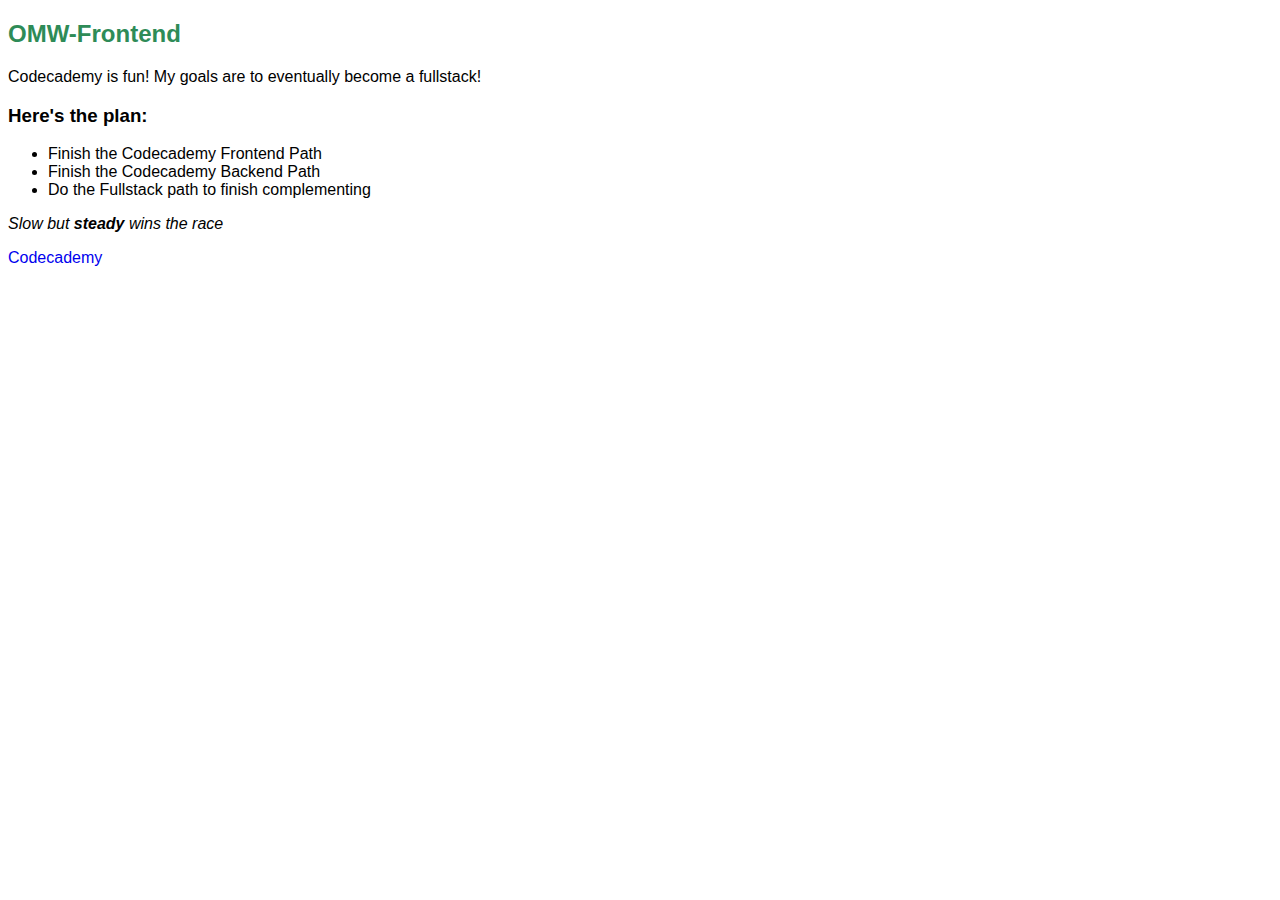
<file: index.html>
<!DOCTYPE html>
<html>
  <head>
    <title>Codecademy</title>
    <link href="./resources/css/index.css" type="text/css" rel="stylesheet">
  </head>
  <body>
<h2>OMW-Frontend</h2>
<p>Codecademy is fun! My goals are to eventually become a fullstack!</p>
<h3>Here's the plan:</h3>
<ul>
<li>Finish the Codecademy Frontend Path</li>
<li>Finish the Codecademy Backend Path</li>
<li>Do the Fullstack path to finish complementing</li>
</ul>
<p><em>Slow but <strong>steady</strong> wins the race</em></p>
<a href="www.codecademy.com" target="blank">Codecademy</a>
  </body>
</html>
</file>
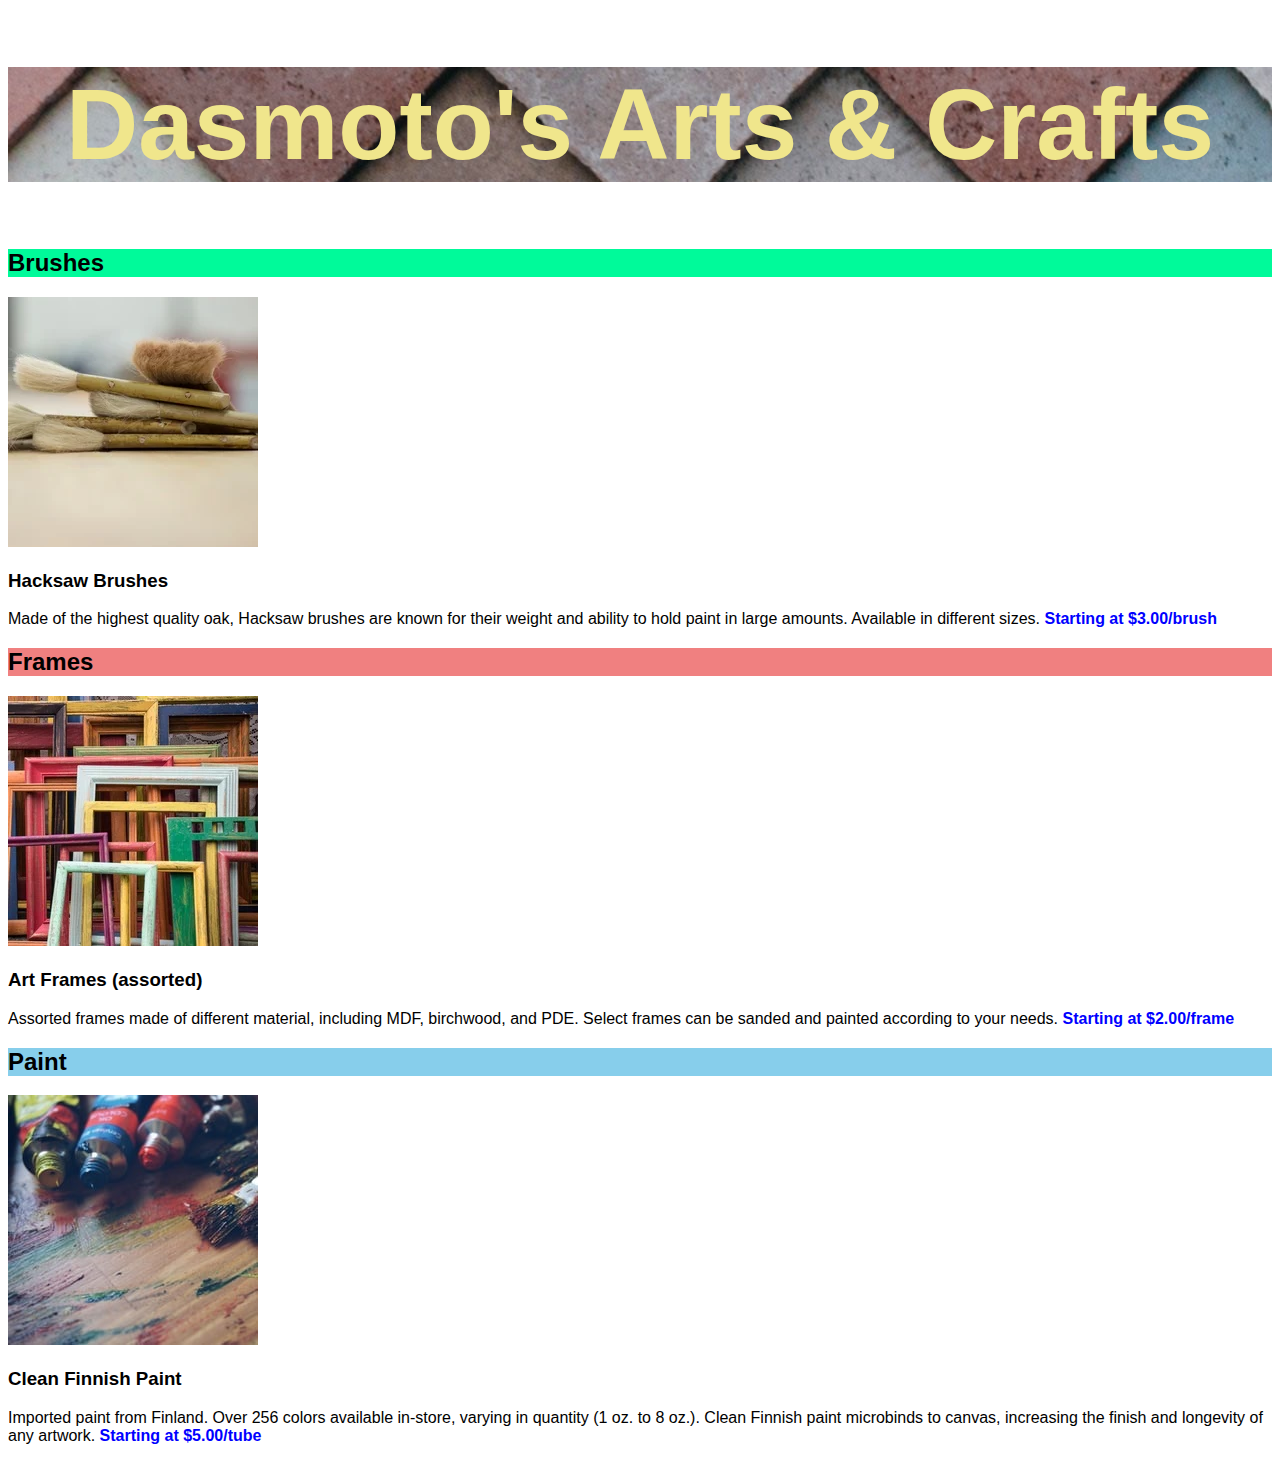
<file: dasmoto/index.html>
<!DOCTYPE html>
<html>
    <head>
        <title>Dasmoto's Arts & Crafts'</title>
        <link href="./resources/css/index.css" type="text/css" rel="stylesheet">
</head>
<body>

  <h1>Dasmoto's Arts & Crafts</h1>

        <div class="item">
        <h2 id="brushes">Brushes</h2>
        <img src="./resources/img/hacksaw.jpeg">
        <h3>Hacksaw Brushes</h3>
        <p>Made of the highest quality oak, Hacksaw brushes are known for their weight and ability to hold paint in large amounts. Available in different sizes. <span class="price">Starting at $3.00/brush</span></p>
    </div>

        <div class="item">
        <h2 id="frames">Frames</h2>
        <img src="./resources/img/frames.jpeg">
        <h3>Art Frames (assorted)</h3>
        <p>Assorted frames made of different material, including MDF, birchwood, and PDE. Select frames can be sanded and painted according to your needs. <span class="price">Starting at $2.00/frame</span></p>
    </div>

        <div class="item">
        <h2 id="paint">Paint</h2>
        <img src="./resources/img/finnish.jpeg">
        <h3>Clean Finnish Paint</h3>
        <p>Imported paint from Finland. Over 256 colors available in-store, varying in quantity (1 oz. to 8 oz.). Clean Finnish paint microbinds to canvas, increasing the finish and longevity of any artwork. <span class="price">Starting at $5.00/tube</span></p>
    </div>

        </body>
    
</html>
</file>
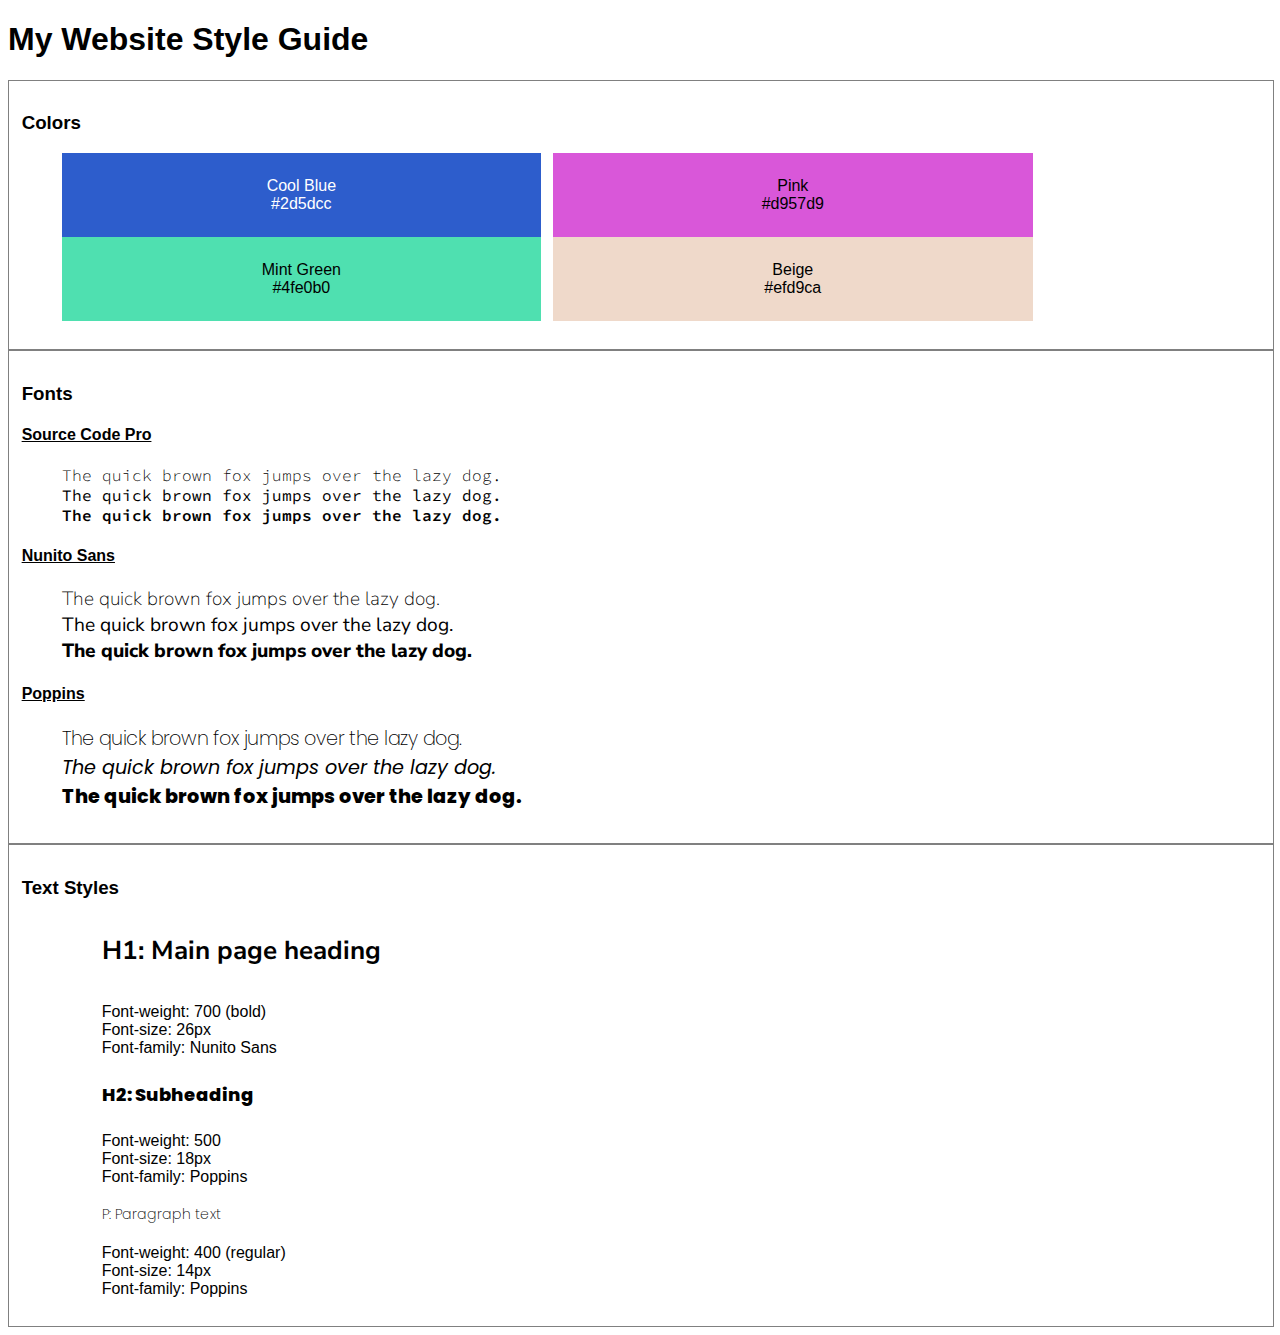
<file: stylesheet/index.html>
<!DOCTYPE html>
<html lang="en">
    <head>
        <meta charset="UTF-8">
        <title>Stylesheet</title>
        <link rel="stylesheet" href="style.css">
        <link rel="preconnect" href="https://fonts.googleapis.com">
        <link rel="preconnect" href="https://fonts.gstatic.com" crossorigin>
        <link href="https://fonts.googleapis.com/css2?family=Source+Code+Pro:wght@300;400;600&display=swap" rel="stylesheet"> 
        <link rel="preconnect" href="https://fonts.googleapis.com">
        <link rel="preconnect" href="https://fonts.gstatic.com" crossorigin>
        <link href="https://fonts.googleapis.com/css2?family=Nunito+Sans:wght@200;400;800&display=swap" rel="stylesheet"> 
        <link rel="preconnect" href="https://fonts.googleapis.com">
        <link rel="preconnect" href="https://fonts.gstatic.com" crossorigin>
        <link href="https://fonts.googleapis.com/css2?family=Poppins:ital,wght@0,200;0,800;1,400&display=swap" rel="stylesheet"> 
    </head>

<body>
    <h1>My Website Style Guide</h1>

    <div class="colors">
        <h3>Colors</h3>
        <ul class="color-box">
            <li class="cool-blue">Cool Blue<br>#2d5dcc</li>
            <li class="pink">Pink<br>#d957d9</li>
            <li class="mint-green">Mint Green<br>#4fe0b0</li>
            <li class="beige">Beige<br>#efd9ca</li>
        </ul>
    </div>    

    <div class="fonts">
        <h3>Fonts</h3>
        <h4 class="font-family-name">Source Code Pro</h4>
        
            <ul class="source-code-pro">
                <li class="source-1">The quick brown fox jumps over the lazy dog.</li>
                <li class="source-2">The quick brown fox jumps over the lazy dog.</li>
                <li class="source-3">The quick brown fox jumps over the lazy dog.</li>
            </ul>
        <h4 class="font-family-name">Nunito Sans</h4>
            <ul class="nunito-sans">
                <li class="nunito-1">The quick brown fox jumps over the lazy dog.</li>
                <li class="nunito-2">The quick brown fox jumps over the lazy dog.</li>
                <li class="nunito-3">The quick brown fox jumps over the lazy dog.</li>
            </ul>
        <h4 class="font-family-name">Poppins</h4>
            <ul class="poppins">
                <li class="poppins-1">The quick brown fox jumps over the lazy dog.</li>
                <li class="poppins-2">The quick brown fox jumps over the lazy dog.</li>
                <li class="poppins-3">The quick brown fox jumps over the lazy dog.</li>
            </ul>
        
    </div>

    <div class="text-styles">
        <h3>Text Styles</h3>
        <ul class="text-style-list">
            <ul>
                <h4 class="h1-main-page-heading">H1: Main page heading</h4>
                <li>Font-weight: 700 (bold)</li>
                <li>Font-size: 26px</li>
                <li>Font-family: Nunito Sans</li>
            </ul>
            <ul>
                <h4 class="h2-subheading">H2: Subheading</h4>
                <li>Font-weight: 500</li>
                <li>Font-size: 18px</li>
                <li>Font-family: Poppins</li>
            </ul>
            <ul>
                <h4 class="p-paragraph-text">P: Paragraph text</h4>
                <li>Font-weight: 400 (regular)</li>
                <li>Font-size: 14px</li>
                <li>Font-family: Poppins</li>
            </ul>
        </ul>
    </div>
</body>
</html>
</file>
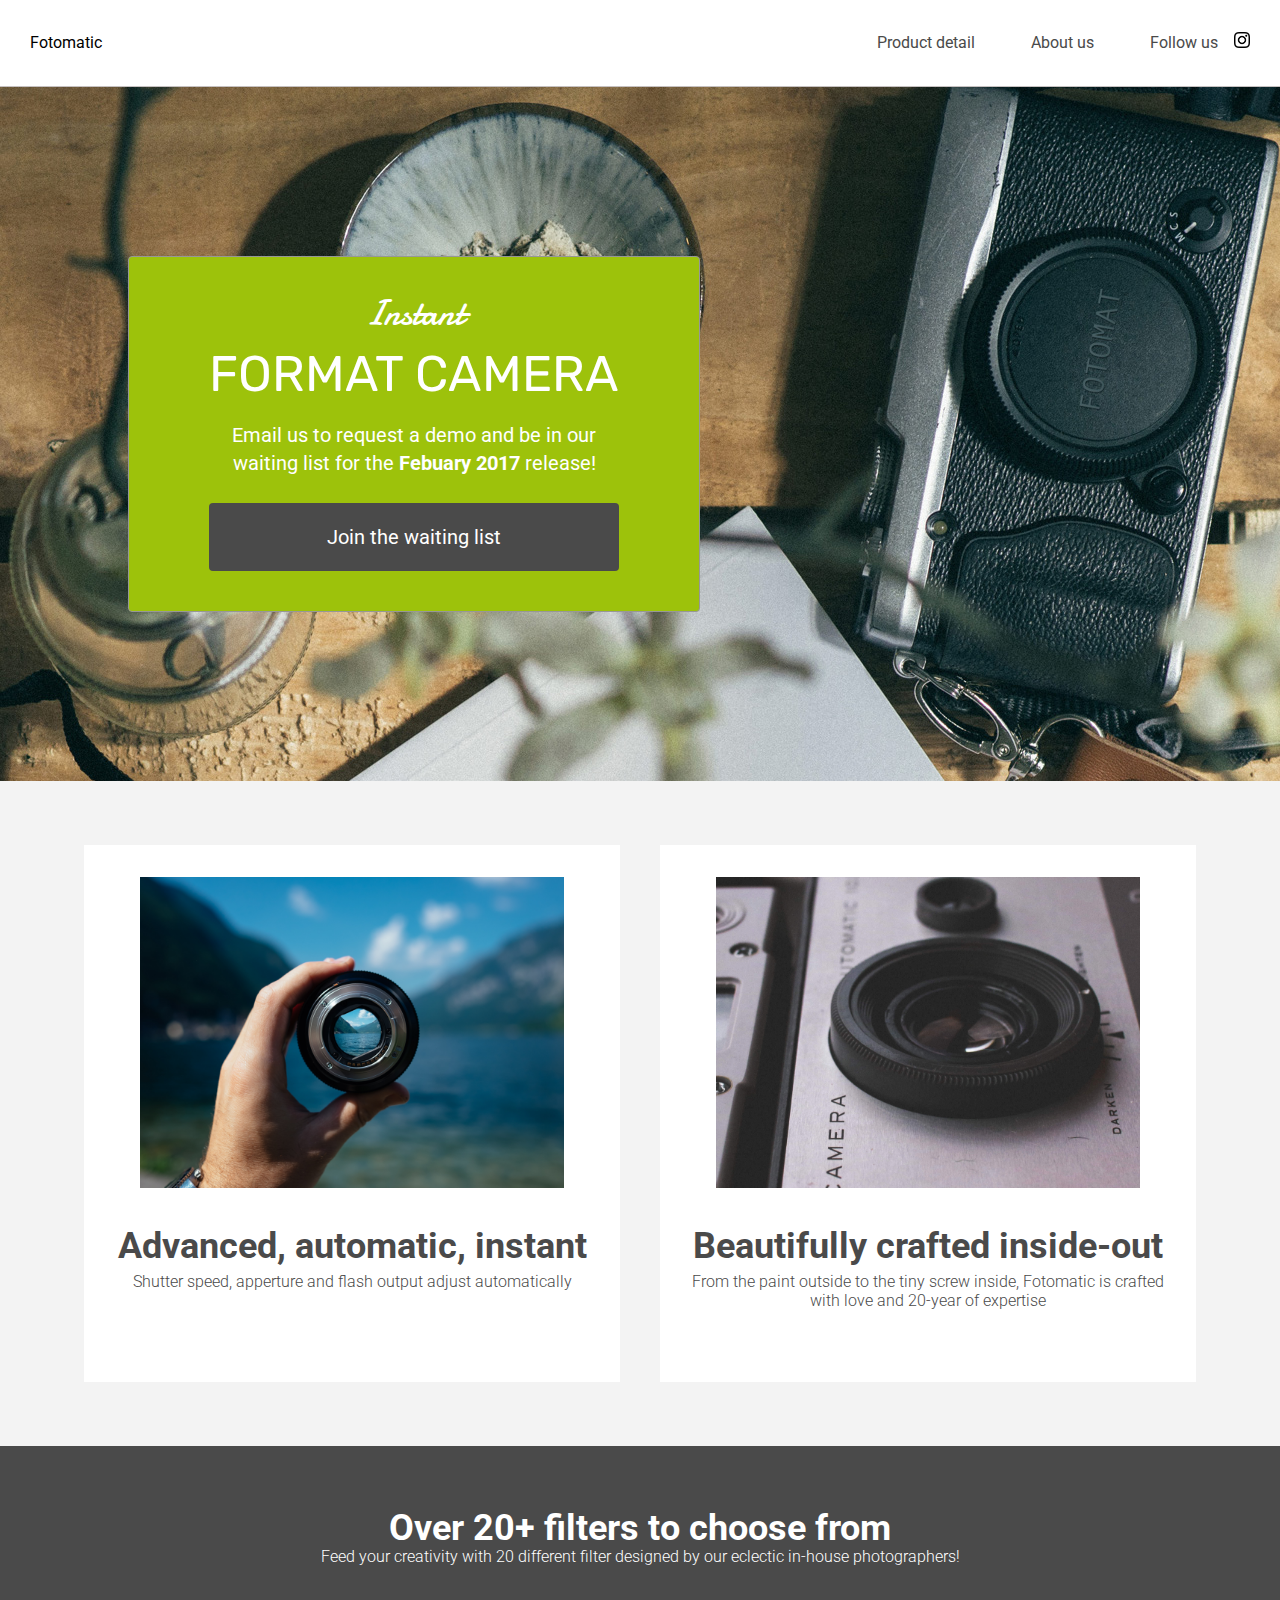
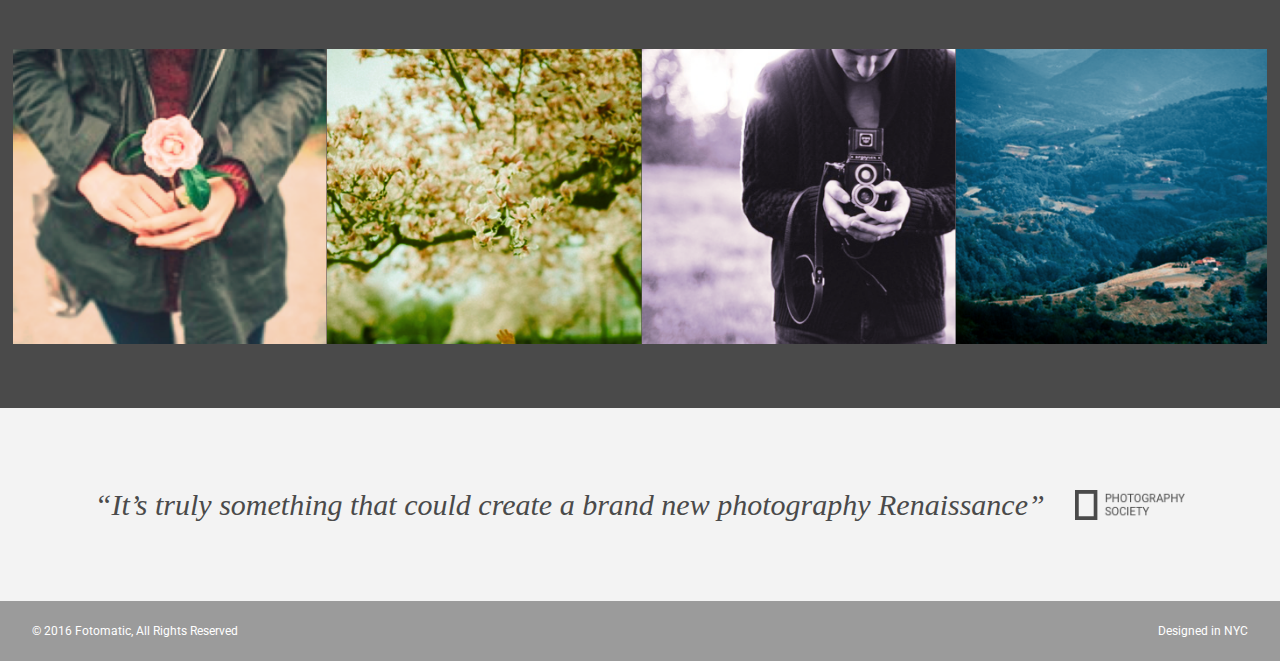
<file: fotomatic/F1C1_solution/index.html>
<!DOCTYPE html>
<html>
<head>
  <link href="https://fonts.googleapis.com/css?family=Damion" rel="stylesheet">
  <link href="https://fonts.googleapis.com/css?family=Rubik" rel="stylesheet">
  <link href="https://fonts.googleapis.com/css?family=Roboto:300,400,600,700" rel="stylesheet">
  <link rel="stylesheet" href="./resources/css/reset.css">
  <link rel="stylesheet" href="./resources/css/style.css">
  <title>Fotomatic</title>
</head>
<body>
  <!-- Header -->
  <header>
    <div class="content">
      <a href="index.html" class="desktop logo">Fotomatic</a>
      <nav class="desktop">
        <ul>
          <li><a href="#">Product detail</a></li>
          <li><a href="#">About us</a></li>
          <li><a href="https://www.instagram.com/" target="_blank">Follow us <img class="icon" src="./resources/images/instagram.png"></a></li>
          <li><a href="#" class="button">Join us</a></li>
        </ul>
      </nav>
      <nav class="mobile">
        <ul>
          <li><a href="#"><img src="./resources/images/ic-logo.svg"></a></li>
          <li><a href="#"><img src="./resources/images/ic-product-detail.svg"></a></li>
          <li><a href="#"><img src="./resources/images/ic-about-us.svg"></a></li>
          <li><a href="#" class="button">Join us</a></li>
        </ul>
      </nav>
    </div>
  </header>

  <!-- Main Content -->
  <div class="main-content">

    <!-- Sign Up Section -->
    <div id="sign-up-section" class="banner">
      <div id="sign-up-cta">
        <div class="content center">
          <div class="header">
            <h2 class="cursive">Instant</h2>
            <h1 class="striking">FORMAT CAMERA</h1>
          </div>
          <div class="email">
            <span>
              Email us to request a demo and be in our waiting list for the <strong>Febuary 2017</strong> release!
            </span>
            <div class="button">Join the waiting list</div>
          </div>
        </div>
      </div>
    </div>

    <!-- Features Section -->
    <div id="features-section">
      <div class="feature">
        <div class="center">
          <div class="image-container">
            <img src="./resources/images/feature-1.png" />
          </div>
          <div class="content">
            <h2>Advanced, automatic, instant</h2>
            <h3>Shutter speed, apperture and flash output adjust automatically</h3>
          </div>
        </div>
      </div>
      <div class="feature">
        <div class="center">
          <div class="image-container">
            <img src="./resources/images/feature-2.png" />
          </div>
          <div class="content">
            <h2>Beautifully crafted inside-out</h2>
            <h3>From the paint outside to the tiny screw inside, Fotomatic is crafted with love and 20-year of expertise</h3>
          </div>
        </div>
      </div>
    </div>

    <!-- Filters Section -->
    <div id="filters-section">
      <div class="content center">
        <h2>Over 20+ filters to choose from</h2>
        <h3>Feed your creativity with 20 different filter designed by our eclectic in-house photographers!</h3>
      </div>
      <div class="images-container">
        <div class="image-container">
          <img src="./resources/images/filter-1.png" />
        </div>
        <div class="image-container">
          <img src="./resources/images/filter-2.png" />
        </div>
        <div class="image-container">
          <img src="./resources/images/filter-3.png" />
        </div>
        <div class="image-container extra">
          <img src="./resources/images/filter-4.png" />
        </div>
      </div>
    </div>

    <!-- Quotes Section -->
    <div id="quotes-section">
      <div class="content center">
        <span class="quote">“It’s truly something that could create a brand new photography Renaissance”</span>
        <img class="quote-citation" src="./resources/images/photography-logo.png" />
      </div>
    </div>

    <!-- Footer -->
    <footer>
      <div class="content">
        <span class="copyright">© 2016  Fotomatic, All Rights Reserved</span>
        <span class="location">Designed in NYC</span>
      </div>
    </footer>

  </div>
</body>
</html>
</file>
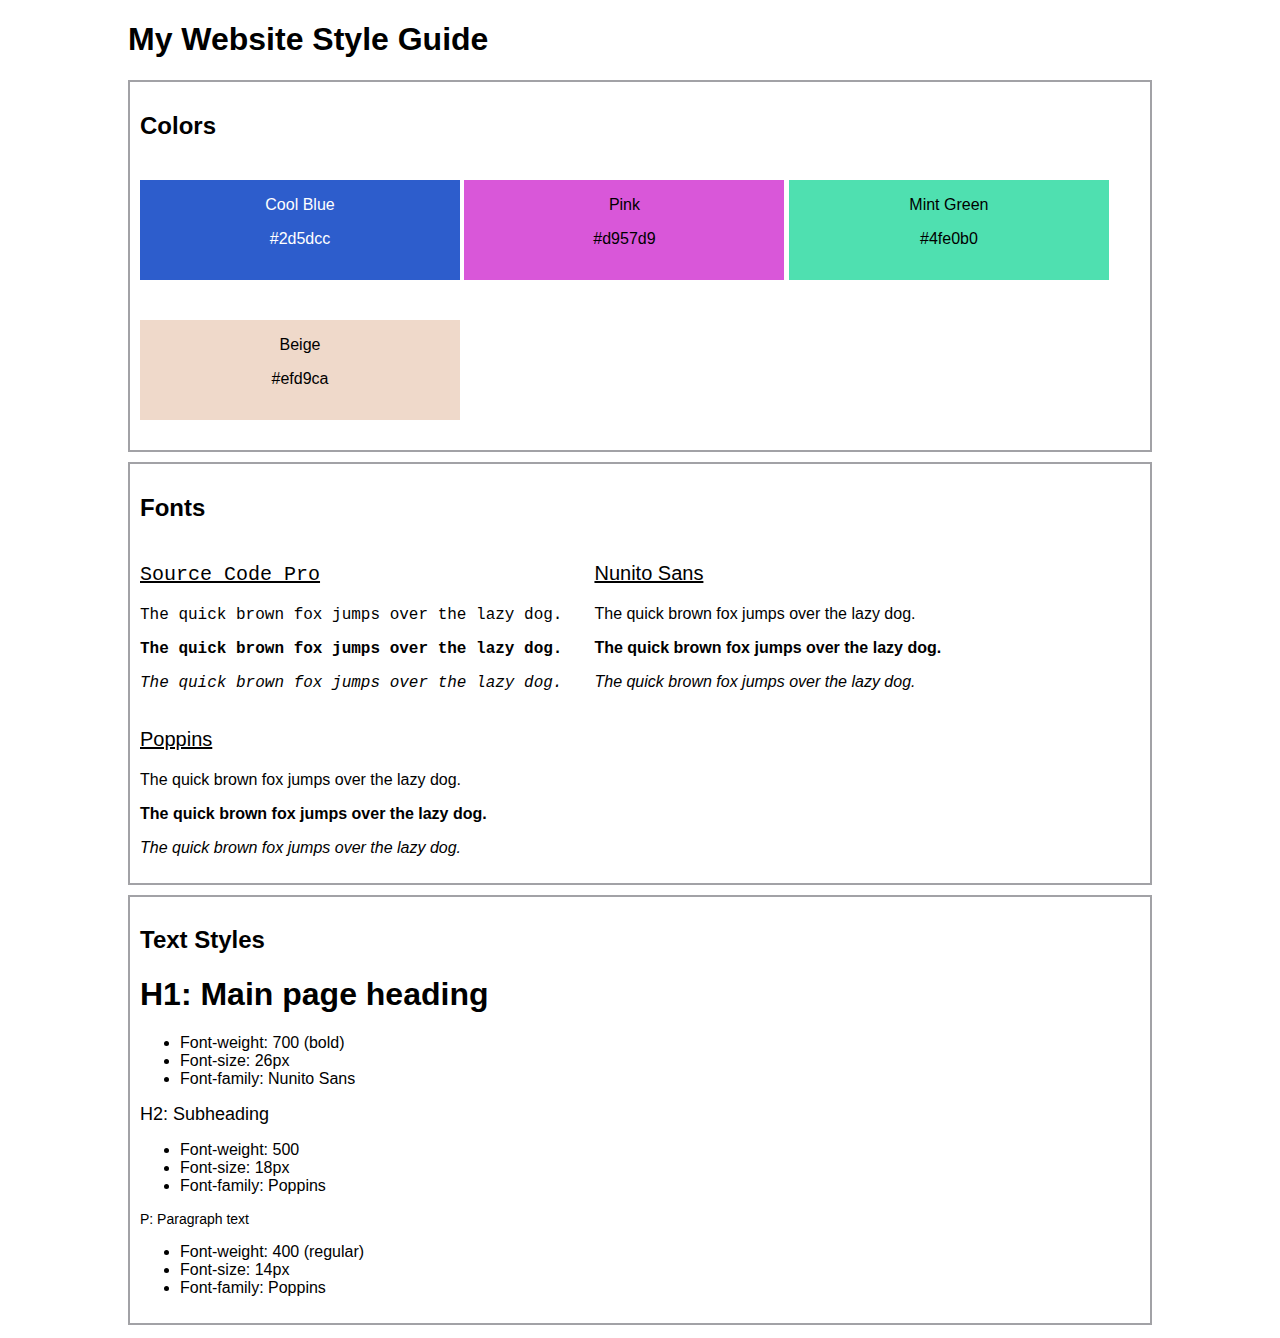
<file: stylesheet/exercise example.html>
<!DOCTYPE html>
<!-- saved from url=(0105)https://content.codecademy.com/PRO/independent-practice-projects/website-design-system/example/index.html -->
<html><head><meta http-equiv="Content-Type" content="text/html; charset=windows-1252">
    <link href="./index_files/css" rel="stylesheet">
    <link href="./index_files/css(1)" rel="stylesheet">
    <link href="./index_files/css(2)" rel="stylesheet">
    <link rel="stylesheet" href="./index_files/styles.css">
  </head>
  <body>
    <h1>My Website Style Guide</h1>
    <div class="container">
      <h2>Colors</h2>
      <div class="color-container">
        <div class="color-panel cool-blue">
          <p class="color-label">Cool Blue</p>
          <p class="color-hex">#2d5dcc</p>
        </div>
        <div class="color-panel pink">
          <p class="color-label">Pink</p>
          <p class="color-hex">#d957d9</p>
        </div>
        <div class="color-panel mint-green">
          <p class="color-label">Mint Green</p>
          <p class="color-hex">#4fe0b0</p>
        </div>
        <div class="color-panel beige">
          <p class="color-label">Beige</p>
          <p class="color-hex">#efd9ca</p>
        </div>
      </div>
    </div>
    <div class="container">
      <h2>Fonts</h2>
      <div class="font-container">
        <div class="font-panel">
          <p class="font-label source-code-pro">Source Code Pro</p>
          <p class="regular source-code-pro">The quick brown fox jumps over the lazy dog.</p>
          <p class="bold source-code-pro">The quick brown fox jumps over the lazy dog.</p>
          <p class="italic source-code-pro">The quick brown fox jumps over the lazy dog.</p>
        </div>
        <div class="font-panel">
          <p class="font-label nunito-sans">Nunito Sans</p>
          <p class="regular nunito-sans">The quick brown fox jumps over the lazy dog.</p>
          <p class="bold nunito-sans">The quick brown fox jumps over the lazy dog.</p>
          <p class="italic nunito-sans">The quick brown fox jumps over the lazy dog.</p>
        </div>
        <div class="font-panel">
          <p class="font-label poppins">Poppins</p>
          <p class="regular poppins">The quick brown fox jumps over the lazy dog.</p>
          <p class="bold poppins">The quick brown fox jumps over the lazy dog.</p>
          <p class="italic poppins">The quick brown fox jumps over the lazy dog.</p>
        </div>
      </div>
    </div>
    <div class="container">
      <h2>Text Styles</h2>
      <div class="text-container">
        <div class="text-panel">
          <h1>H1: Main page heading</h1>
          <ul>
            <li>Font-weight: 700 (bold)</li>
            <li>Font-size: 26px</li>
            <li>Font-family: Nunito Sans</li>
          </ul>
        </div>
        <div class="text-panel">
          <h2>H2: Subheading</h2>
          <ul>
            <li>Font-weight: 500</li>
            <li>Font-size: 18px</li>
            <li>Font-family: Poppins</li>
          </ul>
        </div>
        <div class="text-panel">
          <p>P: Paragraph text</p>
          <ul>
            <li>Font-weight: 400 (regular)</li>
            <li>Font-size: 14px</li>
            <li>Font-family: Poppins</li>
          </ul>
        </div>
      </div>
    </div>
  
</body></html>
</file>
<file: resources/css/index.css>
* {
    font-family: Helvetica, Arial, sans-serif;
}

h2 {
    color: Seagreen;
}
'
p,
li {
    font-size: 18px;
}

a {
    text-decoration: none;
}
</file>
<file: dasmoto/resources/css/index.css>
h1,
h2,
h3,
p {
    font-family: "Helvetica", sans-serif;
}

h1 {
    background-image: url(../img/pattern.jpeg);
    text-align: center;
    font-size: 100px;
    color: khaki;
}

item h2 {
    font-size: 32px;
    color: white;
}

.price {
    font-weight: bold;
    color: blue;
}

#brushes {
    background-color: mediumspringgreen;
}

#frames {
    background-color: lightcoral;
}

#paint {
    background-color: skyblue;
}
</file>
<file: stylesheet/style.css>
* {
    list-style-type: none;
    
}

h1 {
    font-family: Verdana, Geneva, Tahoma, sans-serif;
    
}
h3  {
    font-family: Verdana, Geneva, Tahoma, sans-serif;
    
}
.colors, .fonts, .text-styles {
    border: 1px solid gray;
    padding: 1%;
    font-family: Verdana, Geneva, Tahoma, sans-serif;
    width: 98%;
    overflow: hidden;
    
}

.color-box {
    display: flex;
  justify-content: flex-start;
  flex-wrap: wrap;
  gap: 1%;
  

}

.cool-blue {
    background-color: #2d5dcc;
    color: white;
    text-align: center;
    padding: 2% 5%;
    width: 30%;
    
}

.pink {
    background-color: #d957d9;
    color: black;
    text-align: center;
    padding: 2% 5%;
    width: 30%;
}

.mint-green {
    background-color: #4fe0b0;
    color: black;
    text-align: center;
    padding: 2% 5%;
    width: 30%;
}

.beige {
    background-color: #efd9ca;
    color: black;
    text-align: center;
    padding: 2% 5%;
    width: 30%;
}

.fonts {

}

.font-family-name {
    text-decoration: underline;
}


.source-1 {
    font-family: 'Source Code Pro';
    font-weight: 300;
}

.source-2 {
    font-family: 'Source Code Pro';
    font-weight: 400;
}

.source-3 {
    font-family: 'Source Code Pro';
    font-weight: 600;
}

.nunito-sans {
    font-size: 1.2em;
}
.nunito-1 {
    font-family: 'Nunito Sans';
    font-weight: 200;
}

.nunito-2 {
    font-family: 'Nunito Sans';
    font-weight: 400;
}

.nunito-3 {
    font-family: 'Nunito Sans';
    font-weight: 800;
}

.poppins {
    font-size: 1.2em;
}

.poppins-1 {
    font-family: Poppins;
    font-weight: 200;
}

.poppins-2 {
    font-family: Poppins;
    font-style: italic;
    font-weight: 400;
}

.poppins-3 {
    font-family: Poppins;
    font-weight: 800;
}

.h1-main-page-heading {
    font-weight: bold;
    font-size: 26px;
    font-family: 'Nunito Sans';
}

.h2-subheading {
    font-weight: 800;
    font-size: 18px;
    font-family: poppins;
}

.p-paragraph-text {
    font-weight: 200;
    font-size: 14px;
    font-family: poppins;
}
</file>
<file: fotomatic/F1C1_solution/resources/css/style.css>
/* Universal Styles */

html {
  font-family: "Roboto", sans-serif;
  font-size: 16px;
}

.main-content {
  position: relative;
  top: 5.3125rem; /* To offset for fixed header. */
}

.center {
  text-align: center;
}

.button {
  border-radius: 4px;
  background-color: #4a4a4a;
  color: white;
}

.image-container {
  overflow: hidden;
}

.image-container img {
  display: block;
  max-width: 100%;
}

@media only screen and (max-width: 895px) {
  .main-content {
    top: 2.5625rem;
  }
}

/* Header */

header {
  position: fixed;
  z-index: 100;
  width: 100%;
  border-bottom: solid 1px #c6c1c1;
  background-color: white;
}

header .content {
  display: flex;
  align-items: center;
  padding: 1.875rem;
}

header .logo {
  flex: 1;
}

header nav ul {
  display: flex;
}

nav li {
  padding-left: 3.5rem;
}

nav a {
  vertical-align: bottom;
  line-height: 1.6;
  font-size: 1rem;
  color: #4a4a4a;
}

nav .button {
  padding: .1875rem .5rem;
  background-color: #9dc20b;
  line-height: 1.6;
  color: white;
}

nav li:last-child {
  display: none;
}

header .icon {
  width: 1rem;
  padding-left: .75rem;
}

header .mobile {
  display: none;
}

@media only screen and (max-width: 895px) {
  nav li:last-child {
    display: block;
  }

  header .content {
    padding: 1rem 1rem;
  }
}

@media only screen and (max-width: 600px) {
  header .desktop {
    display: none;
  }

  header .mobile {
    display: block;
    width: 100%;
  }

  header .content {
    padding: .5rem 0;
  }

  header .mobile ul {
    display: flex;
    justify-content: space-around;
    align-items: center;
    width: 100%;
  }

  header .mobile li {
    padding: 0;
  }
}

/* Sign Up Section */

#sign-up-section {
  display: flex;
  justify-content: flex-start;
  align-items: flex-start;
  height: 43.5rem;
  background-image: url('../images/banner-landingpage.jpg');
  background-position: bottom;
  background-size: cover;
  background-repeat: no-repeat;
}

#sign-up-cta {
  position: relative;
  top: 171px;
  left: 10%;
  padding: 0 5rem 2.5rem 5rem;
  border: solid 1px #979797;
  border-radius: 4px;
  background-color: #9dc20b;
}

#sign-up-cta .content {
  width: 25.625rem;
  margin-top: 2rem;
  font-family: "Roboto", sans-serif;
  font-size: 1.25rem;
  line-height: 1.4;
  color: white;
}

#sign-up-cta h1 {
  font-size: 3.125rem;
}

#sign-up-cta h2 {
  font-size: 2.25rem;
}

#sign-up-cta span strong {
  font-weight: bold;
}

#sign-up-cta .cursive {
  font-family: "Damion", cursive;
}

#sign-up-cta .striking {
  font-family: "Rubik", sans-serif;
  padding-bottom: .75rem;
}

#sign-up-cta .button {
  margin-top: 1.625rem;
  padding: 1.25rem 7.25rem;
}

@media only screen and (max-width: 895px) {
  #sign-up-section {
    align-items: center;
    justify-content: center;
    height: 28rem;
  }

  #sign-up-cta {
    position: static;
    width: auto;
    height: auto;
    background-color: transparent;
    border: none;
  }

  #sign-up-cta .content {
    margin-top: 0;
  }

  #sign-up-cta .email {
    display: none;
  }

  #sign-up-cta h1 {
    font-size: 3.125rem;
  }

  #sign-up-cta h2 {
    font-size: 2.25rem;
  }
}

@media only screen and (max-width: 600px) {
  #sign-up-section {
    height: 20rem;
  }

  #sign-up-cta h1 {
    font-size: 2.25rem;
  }

  #sign-up-cta h2 {
    font-size: 2rem;
  }
}

/* Features Section */

#features-section {
  display: flex;
  justify-content: space-between;
  padding: 4rem 5%;
  background-color: #f3f3f3;
}

.feature {
  flex: 1;
  padding: 2rem;
  margin: 0px 1.25rem;
  background-color: white;
}

.feature .image-container {
  width: 90%;
  height: 65%;
  margin: 0 auto;
}

.feature .content {
  padding: 2.5rem 0;
}

.feature h2 {
  padding-bottom: .5rem;
  font-size: 2.25rem;
  font-weight: bold;
  color: #4a4a4a;
}

.feature h3 {
  font-size: 1rem;
  line-height: 1.2;
  font-weight: 300;
  color: #4a4a4a;
}

@media only screen and (max-width: 895px) {
  #features-section {
    padding: 1rem;
  }

  .feature {
    margin: 0px .5rem;
    padding: 1rem;
  }

  .feature h2 {
    font-size: 2rem;
    line-height: 1.3;
  }

  .feature h3 {
    font-size: .875rem;
    line-height: 1.4;
  }
}

@media only screen and (max-width: 600px) {
  #features-section {
    flex-flow: column;
    padding: 0;
  }

  .feature {
    margin: 0;
    padding: 1.25rem 1rem 0 1rem;
  }

  .feature .content {
    padding: 1.25rem 0 1.875rem 0;
  }
}

/* Filters Section */

#filters-section {
  padding: 4rem 0;
  background-color: #4a4a4a;
}

#filters-section .content {
  padding: 0 .625rem;
  margin-bottom: 5rem;
}

#filters-section .content h2 {
  font-size: 2.25rem;
  font-weight: bold;
  color: white;
}

#filters-section .content h3 {
  font-size: 1rem;
  line-height: 1.4;
  font-weight: 300;
  color: white;
}

#filters-section .images-container {
  display: flex;
  max-width: 100%;
  padding: 0 1%;
}

@media only screen and (max-width: 600px) {
  #filters-section {
    padding: 1.5rem 0 0 0;
  }

  #filters-section .content {
    margin-bottom: 1rem;
  }

  #filters-section .content h2 {
    padding-bottom: .625rem;
    font-size: 1.125rem;
    line-height: 1.3;
    font-weight: normal;
  }

  #filters-section .content h3 {
    font-size: .875rem;
    line-height: 1.4;
  }

  #filters-section .images-container {
    padding: 0;
  }

  #filters-section .extra {
    display: none;
  }
}

/* Quotes Section */

#quotes-section {
  background-color: #f3f3f3;
}

#quotes-section .content {
  display: flex;
  align-items: center;
  justify-content: center;
  padding: 5rem 1.5rem;
}

#quotes-section .quote {
  padding-right: 1.875rem;
  font-family: "Palatino", serif;
  font-size: 1.875rem;
  line-height: 1.1;
  font-style: italic;
  color: #4a4a4a;
}

#quotes-section .quote-citation {
  height: 1.875rem;
}

@media only screen and (max-width: 895px) {
  #quotes-section .content {
    padding: 3rem 1.5rem;
  }
}

@media only screen and (max-width: 600px) {
  #quotes-section .content {
    flex-flow: column;
    padding: 1.875rem .625rem;
  }

  #quotes-section .quote {
    font-size: 1.5rem;
    line-height: 1.4;
  }

  #quotes-section .quote-citation {
    display: block;
    padding-top: 1rem;
    margin: auto;
  }
}

/* Footer */

footer {
  background-color: #9b9b9b;
  padding: 1.5rem 2rem;
}

footer .content {
  color: white;
  display: flex;
  font-size: .75rem;
}

footer .copyright {
  flex-grow: 1;
}

@media only screen and (max-width: 600px) {
  footer .content {
    font-size: .625rem;
  }
}
</file>
<file: stylesheet/index_files/styles.css>
body {
  font-family: 'Nunito Sans', sans-serif;
  margin: 0 10%;
}

.container {
  border: 2px solid #a2a2a6;
  padding: 10px;
  margin: 10px auto;
}

.color-container {
  width: 100%;
}

.color-panel {
  display: inline-block;
  width: 32%;
  text-align: center;
  margin: 20px auto;
  min-height: 100px;
}

.cool-blue {
  background-color: #2d5dcc;
  color: #fff;
}

.pink {
  background-color: #d957d9;
  color: #000;
}

.mint-green {
  background-color: #4fe0b0;
}

.beige {
  background-color: #efd9ca;
}

.font-panel {
  width: 45%;
  display: inline-block;
}

.font-label {
  font-size: 20px;
  text-decoration: underline;
}

.regular {
  font-style: normal;
}

.italic {
  font-style: italic;
}

.bold {
  font-weight: 700;
}

.nunito-sans {
  font-family: 'Nunito Sans', sans-serif;
}

.source-code-pro {
  font-family: 'Source Code Pro', monospace;
}

.poppins {
  font-family: 'Poppins', sans-serif;
}

.text-panel h1 {
  font-weight: 700;
  font-size: 32px;
  font-family: 'Nunito Sans', sans-serif;
}

.text-panel h2 {
  font-weight: 500;
  font-size: 18px;
  font-family: 'Poppins', sans-serif;
}

.text-panel p {
  font-weight: 400;
  font-size: 14px;
  font-family: 'Poppins', sans-serif;
}
</file>
